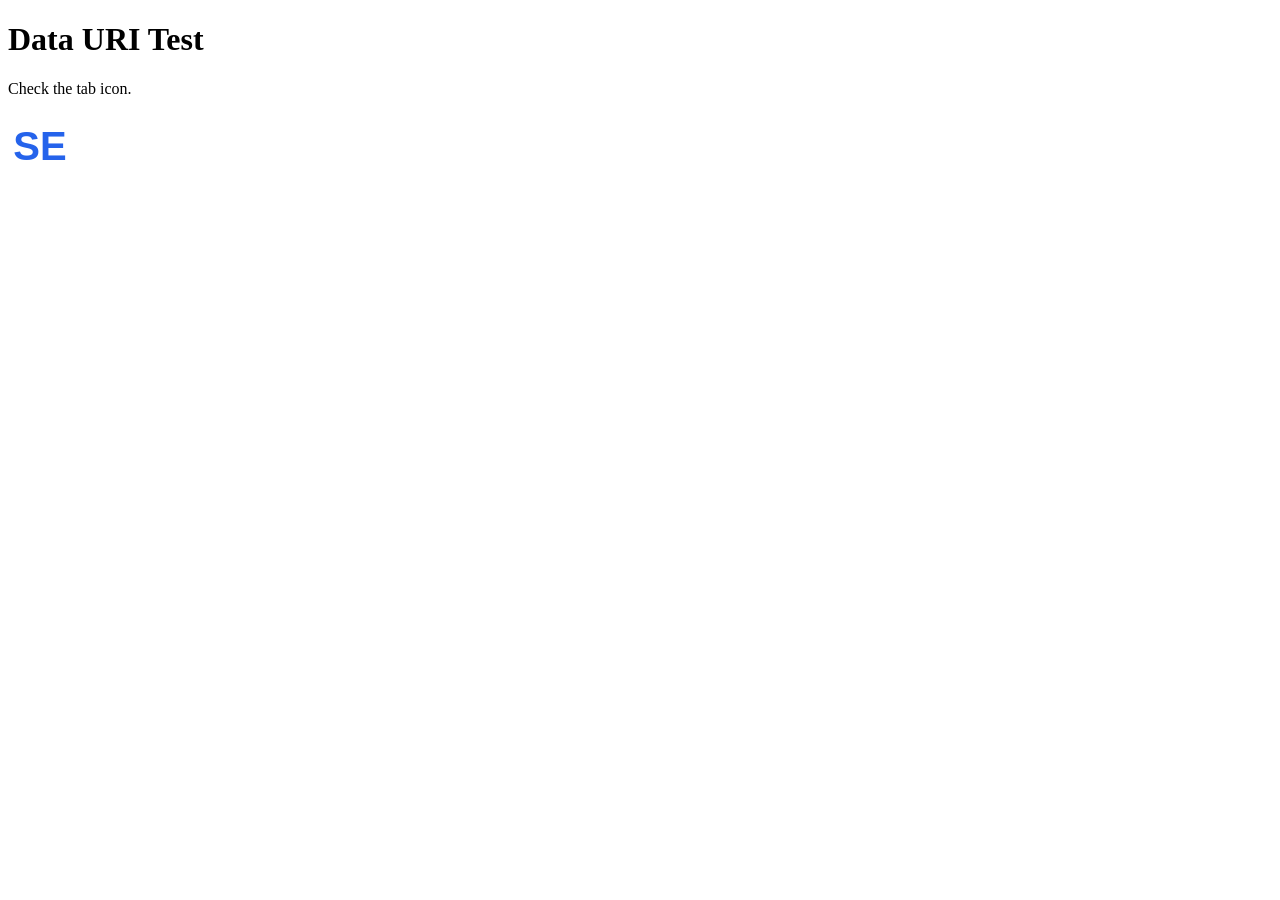
<file: debug-data-uri.html>
<!DOCTYPE html>
<html lang="en">
<head>
    <meta charset="UTF-8">
    <title>Debug Data URI</title>
    <link rel="icon" href="data:image/svg+xml,<svg xmlns=%22http://www.w3.org/2000/svg%22 viewBox=%220 0 64 64%22><text x=%2250%%22 y=%2255%%22 dominant-baseline=%22middle%22 text-anchor=%22middle%22 font-family=%22Arial, sans-serif%22 font-weight=%22bold%22 font-size=%2240%22 fill=%22%232563eb%22>SE</text></svg>">
</head>
<body>
    <h1>Data URI Test</h1>
    <p>Check the tab icon.</p>
    <img src="data:image/svg+xml,<svg xmlns=%22http://www.w3.org/2000/svg%22 viewBox=%220 0 64 64%22><text x=%2250%%22 y=%2255%%22 dominant-baseline=%22middle%22 text-anchor=%22middle%22 font-family=%22Arial, sans-serif%22 font-weight=%22bold%22 font-size=%2240%22 fill=%22%232563eb%22>SE</text></svg>" width="64" height="64">
</body>
</html>
</file>
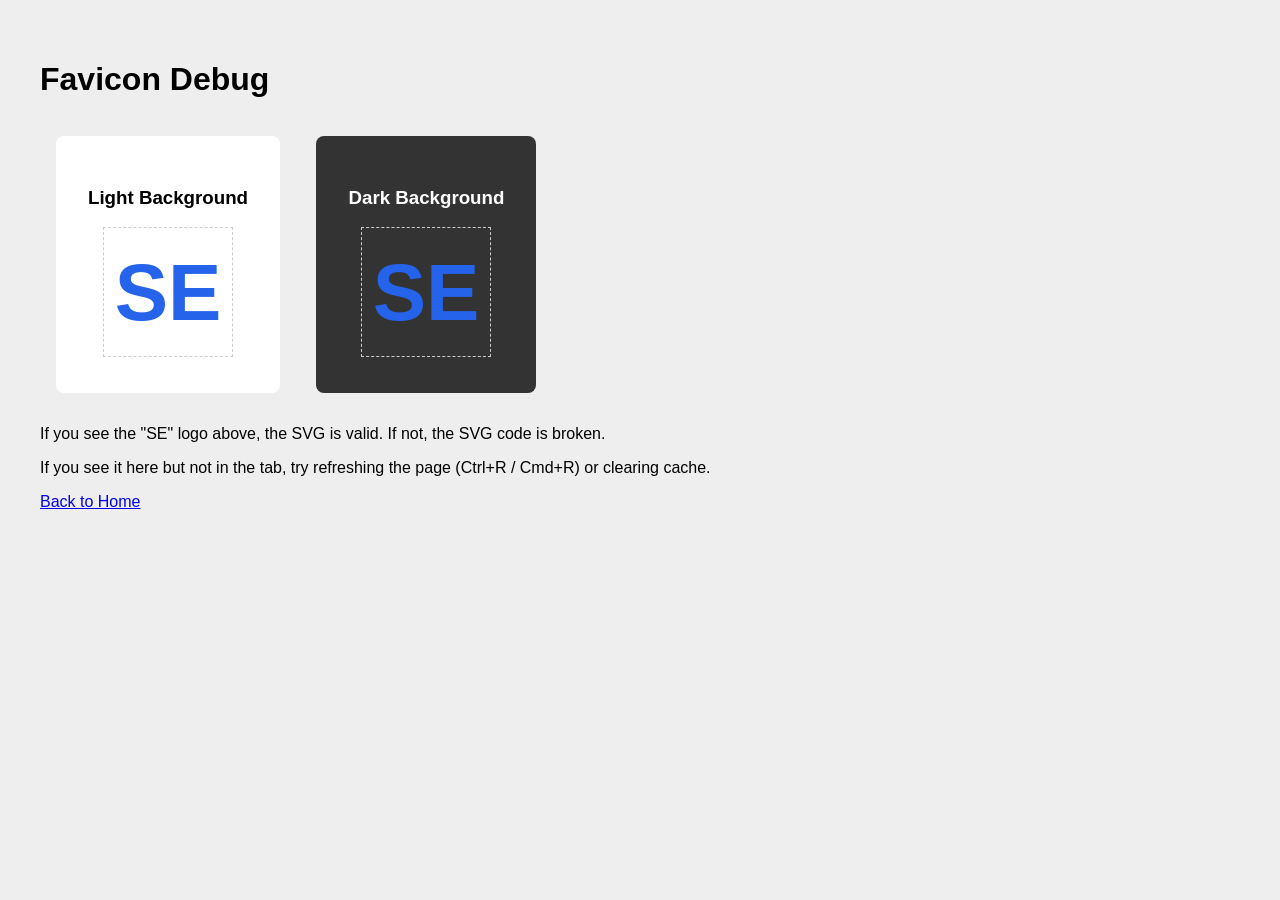
<file: debug-favicon.html>
<!DOCTYPE html>
<html lang="en">
<head>
    <meta charset="UTF-8">
    <meta name="viewport" content="width=device-width, initial-scale=1.0">
    <title>Favicon Debug</title>
    <link rel="icon" type="image/svg+xml" href="favicon.svg">
    <style>
        body { font-family: sans-serif; padding: 2rem; background: #eee; }
        .icon-box {
            background: white;
            padding: 2rem;
            border-radius: 8px;
            display: inline-block;
            text-align: center;
            margin: 1rem;
        }
        img { width: 128px; height: 128px; border: 1px dashed #ccc; }
        .dark { background: #333; color: white; }
        .dark .icon-box { background: #222; }
    </style>
</head>
<body>
    <h1>Favicon Debug</h1>
    
    <div class="icon-box">
        <h3>Light Background</h3>
        <img src="favicon.svg" alt="Favicon">
    </div>

    <div class="icon-box dark">
        <h3>Dark Background</h3>
        <img src="favicon.svg" alt="Favicon">
    </div>

    <p>If you see the "SE" logo above, the SVG is valid. If not, the SVG code is broken.</p>
    <p>If you see it here but not in the tab, try refreshing the page (Ctrl+R / Cmd+R) or clearing cache.</p>
    <p><a href="index.html">Back to Home</a></p>
</body>
</html>
</file>
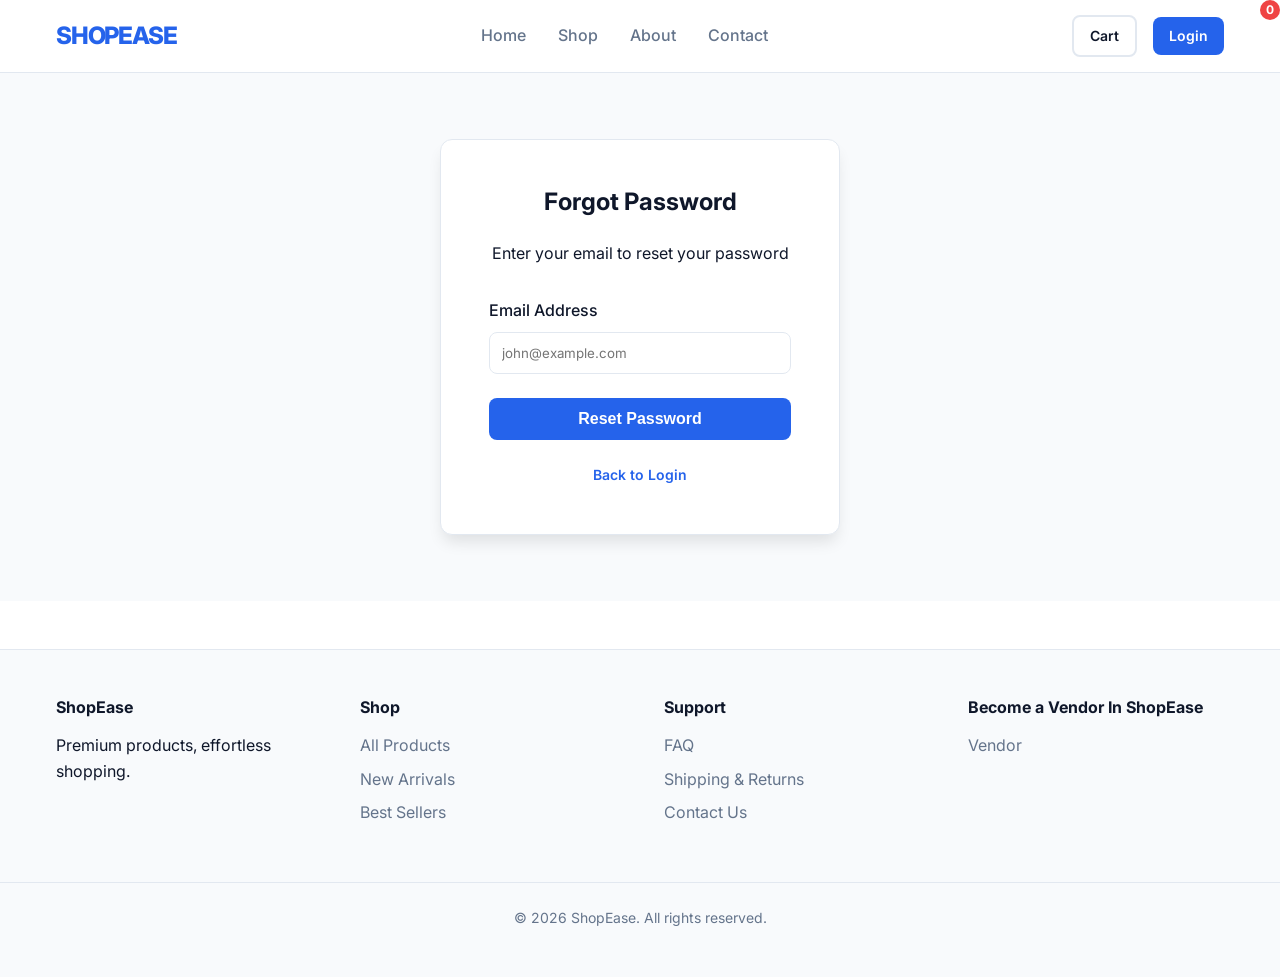
<file: forgot-password.html>
<!DOCTYPE html>
<html lang="en">
<head>
    <meta charset="UTF-8">
    <meta name="viewport" content="width=device-width, initial-scale=1.0">
    <link rel="stylesheet" href="index.css">
    <title>Forgot Password - ShopEase</title>
    <link rel="icon" type="image/svg+xml" href="data:image/svg+xml,%3Csvg xmlns='http://www.w3.org/2000/svg' viewBox='0 0 64 64'%3E%3Ctext x='50%25' y='55%25' dominant-baseline='middle' text-anchor='middle' font-family='Arial, sans-serif' font-weight='bold' font-size='40' fill='%232563eb'%3ESE%3C/text%3E%3C/svg%3E">
</head>
<body>
    <!-- Navigation -->
    <nav class="navbar">
        <div class="container nav-content">
            <a href="index.html" class="logo">ShopEase</a>
            <ul class="nav-links">
                <li><a href="index.html" class="nav-link">Home</a></li>
                <li><a href="products.html" class="nav-link">Shop</a></li>
                <li><a href="#" class="nav-link">About</a></li>
                <li><a href="#" class="nav-link">Contact</a></li>
            </ul>
            <div class="nav-actions">
                <a href="cart.html" class="btn btn-outline btn-sm">
                    Cart <span class="cart-count">0</span>
                </a>
                <a href="login.html" class="btn btn-primary btn-sm">Login</a>
            </div>
        </div>
    </nav>

    <!-- Forgot Password Section -->
    <div class="auth-container">
        <div class="auth-card fade-in-up">
            <h2 class="text-center" style="margin-bottom: var(--spacing-md);">Forgot Password</h2>
            <p class="text-center text-muted" style="margin-bottom: var(--spacing-lg);">Enter your email to reset your password</p>
            
            <form action="#">
                <div class="form-group">
                    <label for="email" class="form-label">Email Address</label>
                    <input type="email" id="email" class="form-input" placeholder="john@example.com" required>
                </div>

                <button type="submit" class="btn btn-primary" style="width: 100%;">Reset Password</button>
            </form>

            <div class="text-center" style="margin-top: var(--spacing-md);">
                <p class="text-sm text-muted"><a href="login.html" style="color: var(--primary); font-weight: 600;">Back to Login</a></p>
            </div>
        </div>
    </div>

    <!-- Footer -->
    <footer class="footer">
        <div class="container footer-content">
            <div class="footer-col">
                <h3>ShopEase</h3>
                <p>Premium products, effortless shopping.</p>
            </div>
            <div class="footer-col">
                <h3>Shop</h3>
                <ul>
                    <li><a href="products.html">All Products</a></li>
                    <li><a href="#">New Arrivals</a></li>
                    <li><a href="#">Best Sellers</a></li>
                </ul>
            </div>
            <div class="footer-col">
                <h3>Support</h3>
                <ul>
                    <li><a href="#">FAQ</a></li>
                    <li><a href="#">Shipping & Returns</a></li>
                    <li><a href="#">Contact Us</a></li>
                </ul>
            </div>
            <div class="footer-col">
                <h3>Become a Vendor In ShopEase</h3>
                <ul>
                    <li><a href="vendor-register.html">Vendor</a></li>
                </ul>
            </div>
        </div>
        <div class="footer-bottom">
            <p>&copy; 2026 ShopEase. All rights reserved.</p>
        </div>
    </footer>
</body>
</html>
</file>
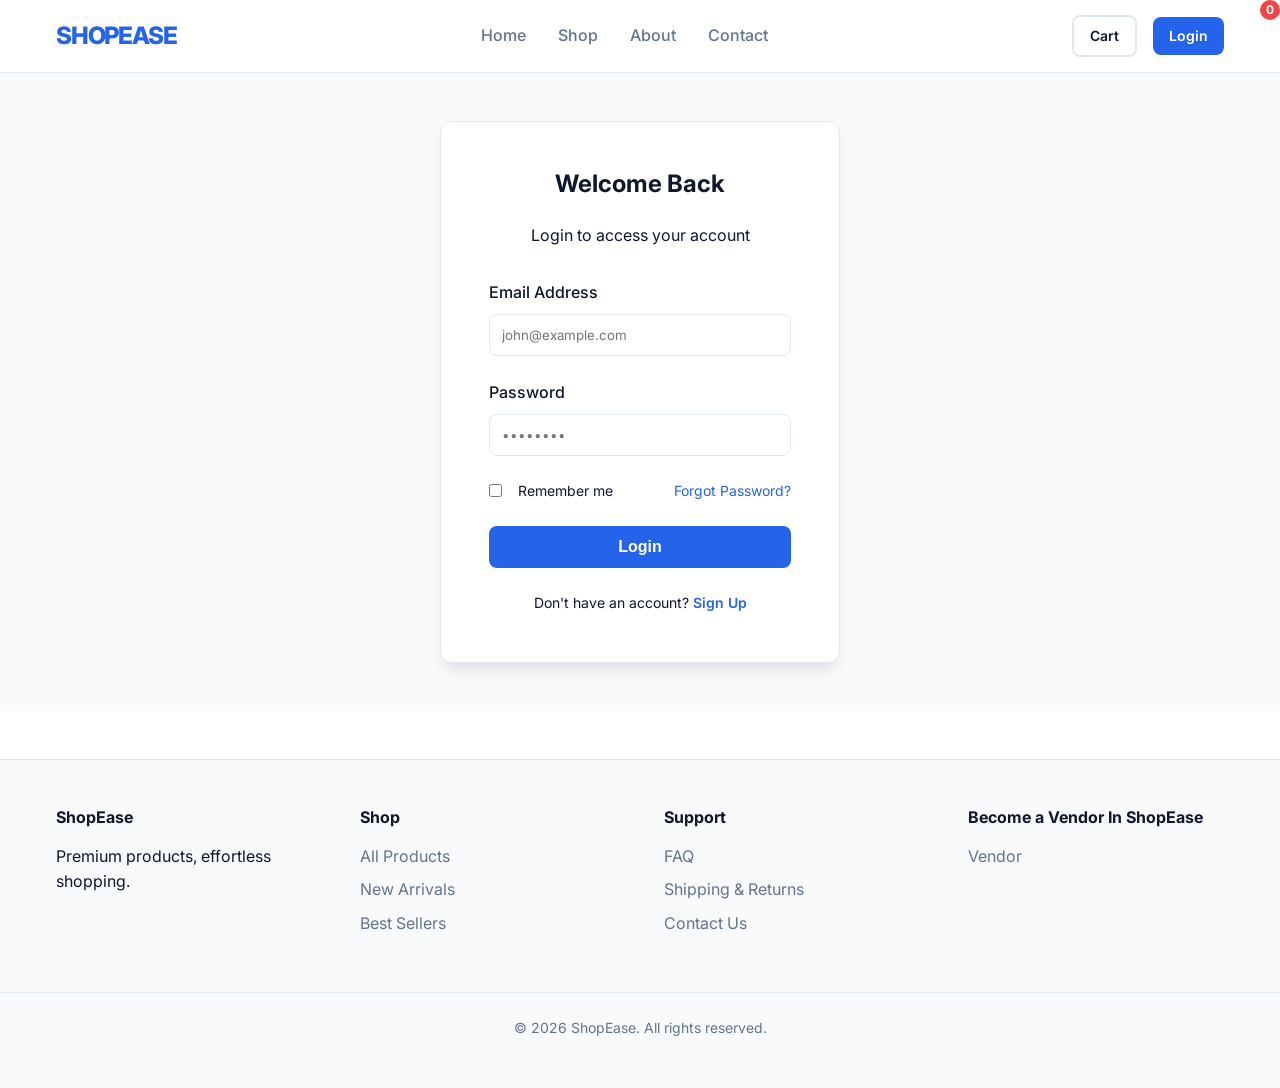
<file: login.html>
<!DOCTYPE html>
<html lang="en">
<head>
    <meta charset="UTF-8">
    <meta name="viewport" content="width=device-width, initial-scale=1.0">
    <link rel="stylesheet" href="index.css">
    <title>Login - ShopEase</title>
    <link rel="icon" type="image/svg+xml" href="data:image/svg+xml,%3Csvg xmlns='http://www.w3.org/2000/svg' viewBox='0 0 64 64'%3E%3Ctext x='50%25' y='55%25' dominant-baseline='middle' text-anchor='middle' font-family='Arial, sans-serif' font-weight='bold' font-size='40' fill='%232563eb'%3ESE%3C/text%3E%3C/svg%3E">
</head>
<body>
    <!-- Navigation -->
    <nav class="navbar">
        <div class="container nav-content">
            <a href="index.html" class="logo">ShopEase</a>
            <ul class="nav-links">
                <li><a href="index.html" class="nav-link">Home</a></li>
                <li><a href="products.html" class="nav-link">Shop</a></li>
                <li><a href="#" class="nav-link">About</a></li>
                <li><a href="#" class="nav-link">Contact</a></li>
            </ul>
            <div class="nav-actions">
                <a href="cart.html" class="btn btn-outline btn-sm">
                    Cart <span class="cart-count">0</span>
                </a>
                <a href="login.html" class="btn btn-primary btn-sm">Login</a>
            </div>
        </div>
    </nav>

    <!-- Login Section -->
    <div class="auth-container">
        <div class="auth-card fade-in-up">
            <h2 class="text-center" style="margin-bottom: var(--spacing-md);">Welcome Back</h2>
            <p class="text-center text-muted" style="margin-bottom: var(--spacing-lg);">Login to access your account</p>
            
            <form action="#">
                <div class="form-group">
                    <label for="email" class="form-label">Email Address</label>
                    <input type="email" id="email" class="form-input" placeholder="john@example.com" required>
                </div>
                
                <div class="form-group">
                    <label for="password" class="form-label">Password</label>
                    <input type="password" id="password" class="form-input" placeholder="••••••••" required>
                </div>

                <div class="flex justify-between items-center" style="margin-bottom: var(--spacing-md);">
                    <label class="flex items-center gap-sm text-sm" style="cursor: pointer;">
                        <input type="checkbox"> Remember me
                    </label>
                    <a href="forgot-password.html" class="text-sm" style="color: var(--primary);">Forgot Password?</a>
                </div>

                <button type="submit" class="btn btn-primary" style="width: 100%;">Login</button>
            </form>

            <div class="text-center" style="margin-top: var(--spacing-md);">
                <p class="text-sm text-muted">Don't have an account? <a href="signup.html" style="color: var(--primary); font-weight: 600;">Sign Up</a></p>
            </div>
        </div>
    </div>

    <!-- Footer -->
    <footer class="footer">
        <div class="container footer-content">
            <div class="footer-col">
                <h3>ShopEase</h3>
                <p>Premium products, effortless shopping.</p>
            </div>
            <div class="footer-col">
                <h3>Shop</h3>
                <ul>
                    <li><a href="products.html">All Products</a></li>
                    <li><a href="#">New Arrivals</a></li>
                    <li><a href="#">Best Sellers</a></li>
                </ul>
            </div>
            <div class="footer-col">
                <h3>Support</h3>
                <ul>
                    <li><a href="#">FAQ</a></li>
                    <li><a href="#">Shipping & Returns</a></li>
                    <li><a href="#">Contact Us</a></li>
                </ul>
            </div>
            <div class="footer-col">
                <h3>Become a Vendor In ShopEase</h3>
                <ul>
                    <li><a href="vendor-register.html">Vendor</a></li>
                </ul>
            </div>
        </div>
        <div class="footer-bottom">
            <p>&copy; 2026 ShopEase. All rights reserved.</p>
        </div>
    </footer>
</body>
</html>
</file>
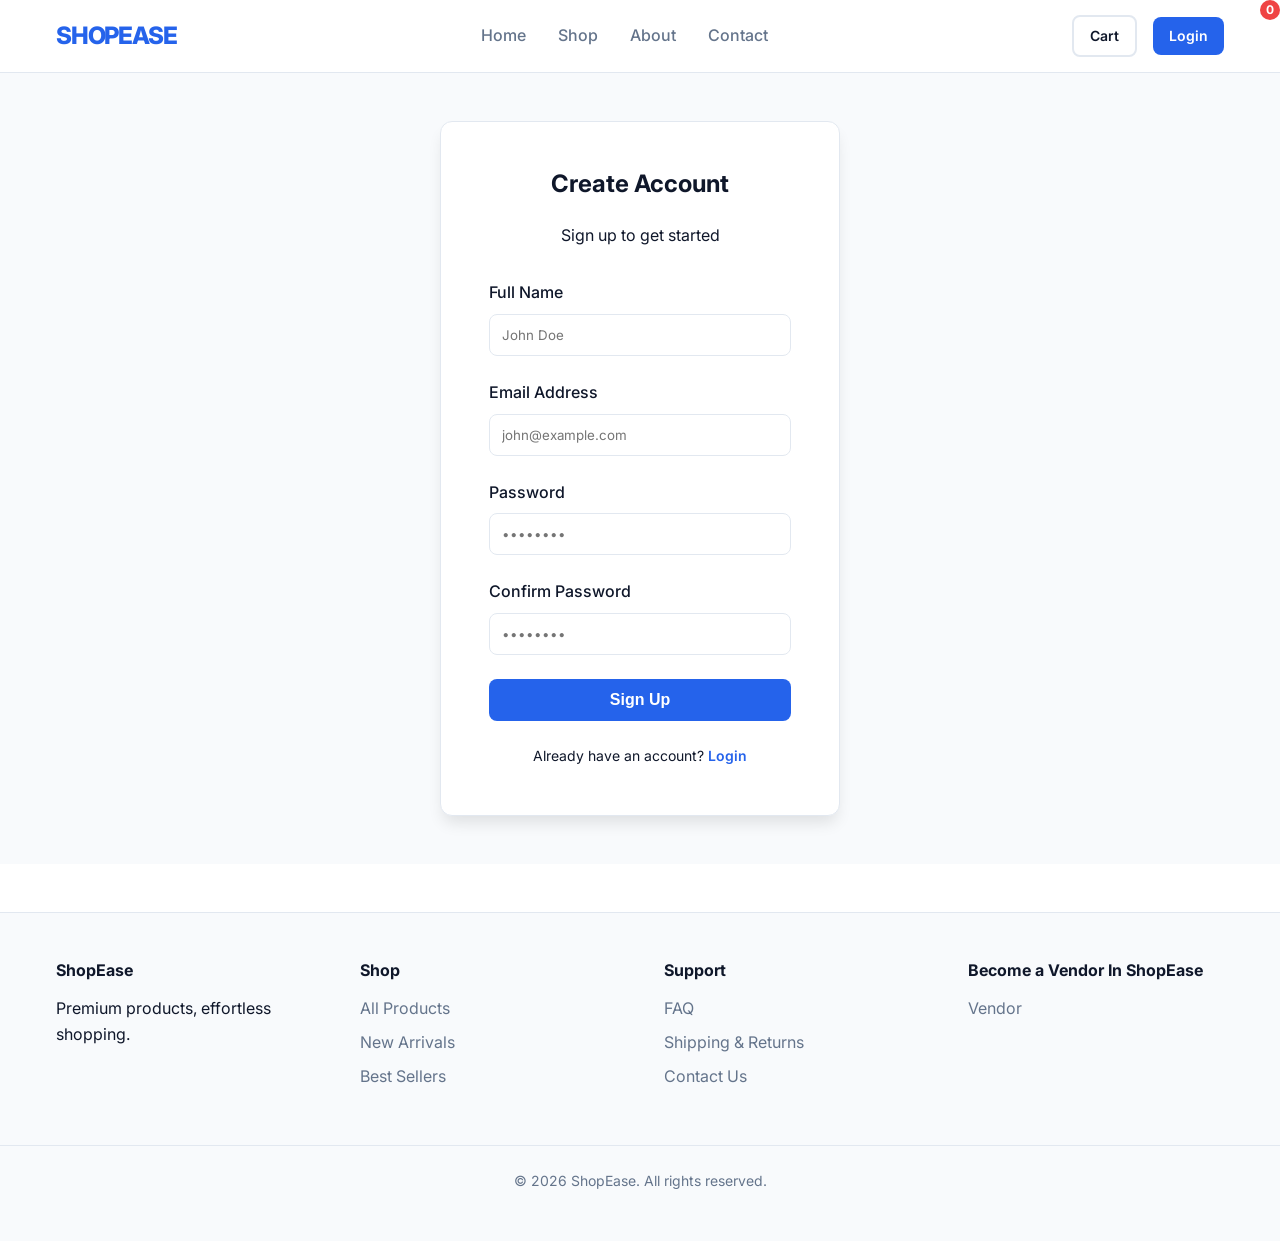
<file: signup.html>
<!DOCTYPE html>
<html lang="en">
<head>
    <meta charset="UTF-8">
    <meta name="viewport" content="width=device-width, initial-scale=1.0">
    <link rel="stylesheet" href="index.css">
    <title>Sign Up - ShopEase</title>
    <link rel="icon" type="image/svg+xml" href="data:image/svg+xml,%3Csvg xmlns='http://www.w3.org/2000/svg' viewBox='0 0 64 64'%3E%3Ctext x='50%25' y='55%25' dominant-baseline='middle' text-anchor='middle' font-family='Arial, sans-serif' font-weight='bold' font-size='40' fill='%232563eb'%3ESE%3C/text%3E%3C/svg%3E">
</head>
<body>
    <!-- Navigation -->
    <nav class="navbar">
        <div class="container nav-content">
            <a href="index.html" class="logo">ShopEase</a>
            <ul class="nav-links">
                <li><a href="index.html" class="nav-link">Home</a></li>
                <li><a href="products.html" class="nav-link">Shop</a></li>
                <li><a href="#" class="nav-link">About</a></li>
                <li><a href="#" class="nav-link">Contact</a></li>
            </ul>
            <div class="nav-actions">
                <a href="cart.html" class="btn btn-outline btn-sm">
                    Cart <span class="cart-count">0</span>
                </a>
                <a href="login.html" class="btn btn-primary btn-sm">Login</a>
            </div>
        </div>
    </nav>

    <!-- Sign Up Section -->
    <div class="auth-container">
        <div class="auth-card fade-in-up">
            <h2 class="text-center" style="margin-bottom: var(--spacing-md);">Create Account</h2>
            <p class="text-center text-muted" style="margin-bottom: var(--spacing-lg);">Sign up to get started</p>
            
            <form action="#">
                <div class="form-group">
                    <label for="name" class="form-label">Full Name</label>
                    <input type="text" id="name" class="form-input" placeholder="John Doe" required>
                </div>

                <div class="form-group">
                    <label for="email" class="form-label">Email Address</label>
                    <input type="email" id="email" class="form-input" placeholder="john@example.com" required>
                </div>
                
                <div class="form-group">
                    <label for="password" class="form-label">Password</label>
                    <input type="password" id="password" class="form-input" placeholder="••••••••" required>
                </div>

                <div class="form-group">
                    <label for="confirm-password" class="form-label">Confirm Password</label>
                    <input type="password" id="confirm-password" class="form-input" placeholder="••••••••" required>
                </div>

                <button type="submit" class="btn btn-primary" style="width: 100%;">Sign Up</button>
            </form>

            <div class="text-center" style="margin-top: var(--spacing-md);">
                <p class="text-sm text-muted">Already have an account? <a href="login.html" style="color: var(--primary); font-weight: 600;">Login</a></p>
            </div>
        </div>
    </div>

    <!-- Footer -->
    <footer class="footer">
        <div class="container footer-content">
            <div class="footer-col">
                <h3>ShopEase</h3>
                <p>Premium products, effortless shopping.</p>
            </div>
            <div class="footer-col">
                <h3>Shop</h3>
                <ul>
                    <li><a href="products.html">All Products</a></li>
                    <li><a href="#">New Arrivals</a></li>
                    <li><a href="#">Best Sellers</a></li>
                </ul>
            </div>
            <div class="footer-col">
                <h3>Support</h3>
                <ul>
                    <li><a href="#">FAQ</a></li>
                    <li><a href="#">Shipping & Returns</a></li>
                    <li><a href="#">Contact Us</a></li>
                </ul>
            </div>
            <div class="footer-col">
                <h3>Become a Vendor In ShopEase</h3>
                <ul>
                    <li><a href="vendor-register.html">Vendor</a></li>
                </ul>
            </div>
        </div>
        <div class="footer-bottom">
            <p>&copy; 2026 ShopEase. All rights reserved.</p>
        </div>
    </footer>
</body>
</html>
</file>
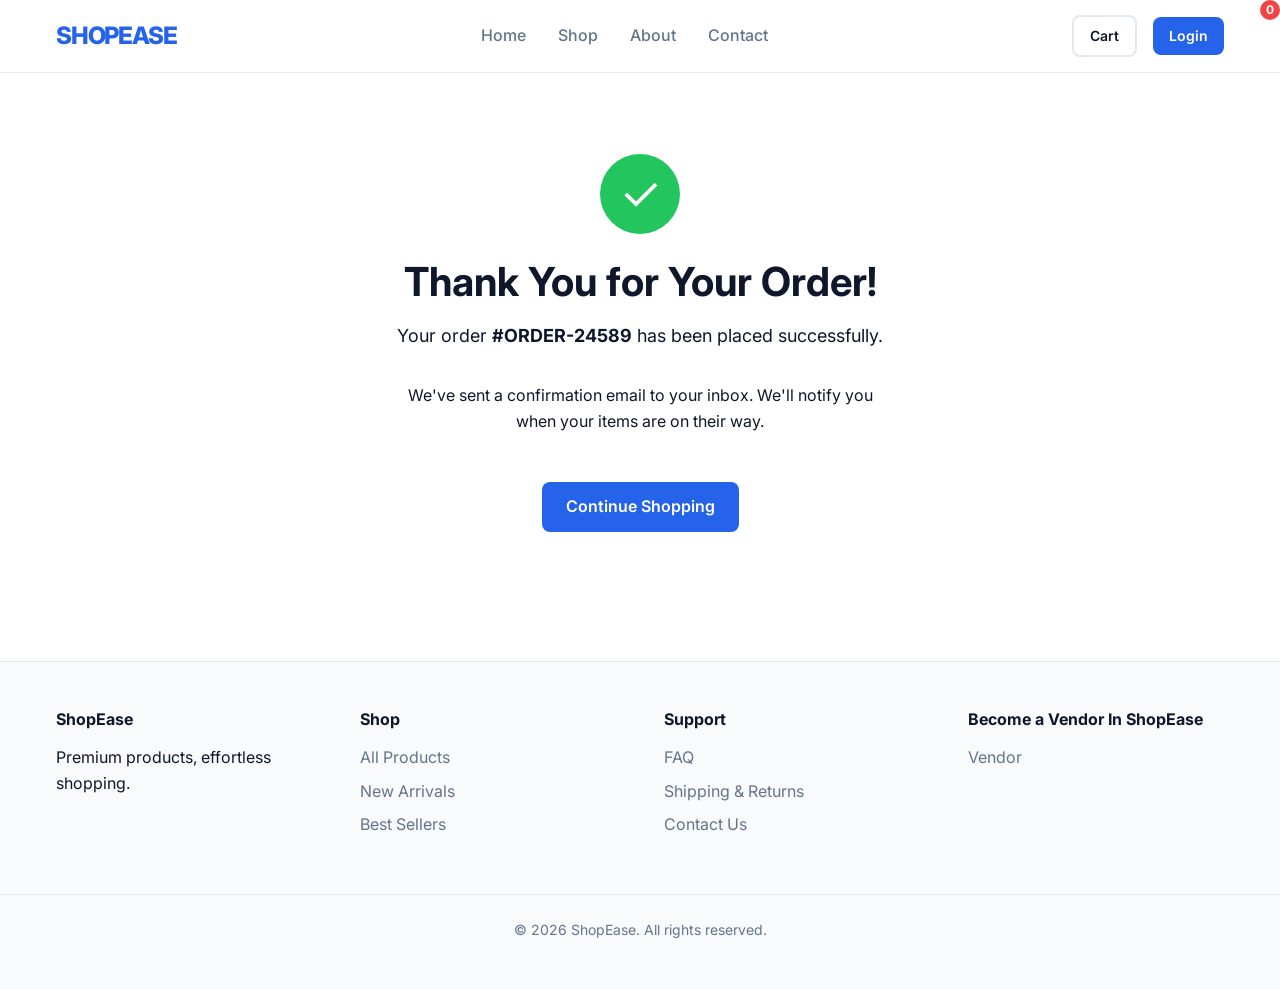
<file: thank-you.html>
<!DOCTYPE html>
<html lang="en">
<head>
    <meta charset="UTF-8">
    <meta name="viewport" content="width=device-width, initial-scale=1.0">
    <link rel="stylesheet" href="index.css">
    <title>Order Confirmed - ShopEase</title>
    <link rel="icon" type="image/svg+xml" href="data:image/svg+xml,%3Csvg xmlns='http://www.w3.org/2000/svg' viewBox='0 0 64 64'%3E%3Ctext x='50%25' y='55%25' dominant-baseline='middle' text-anchor='middle' font-family='Arial, sans-serif' font-weight='bold' font-size='40' fill='%232563eb'%3ESE%3C/text%3E%3C/svg%3E">
</head>
<body>
    <!-- Navigation -->
    <nav class="navbar">
        <div class="container nav-content">
            <a href="index.html" class="logo">ShopEase</a>
            <ul class="nav-links">
                <li><a href="index.html" class="nav-link">Home</a></li>
                <li><a href="products.html" class="nav-link">Shop</a></li>
                <li><a href="#" class="nav-link">About</a></li>
                <li><a href="#" class="nav-link">Contact</a></li>
            </ul>
            <div class="nav-actions">
                <a href="cart.html" class="btn btn-outline btn-sm">
                    Cart <span class="cart-count">0</span>
                </a>
                <a href="#" class="btn btn-primary btn-sm">Login</a>
            </div>
        </div>
    </nav>

    <!-- Content -->
    <section style="padding: 4rem 0; text-align: center; min-height: 60vh; display: flex; align-items: center;">
        <div class="container">
            <div style="background-color: var(--success); color: white; width: 80px; height: 80px; border-radius: 50%; display: flex; align-items: center; justify-content: center; font-size: 3rem; margin: 0 auto var(--spacing-md);">✓</div>
            <h1 style="font-size: 2.5rem; margin-bottom: var(--spacing-sm);">Thank You for Your Order!</h1>
            <p class="text-muted" style="font-size: 1.125rem; margin-bottom: var(--spacing-lg);">Your order <strong>#ORDER-24589</strong> has been placed successfully.</p>
            <p class="text-muted" style="max-width: 500px; margin: 0 auto var(--spacing-xl);">We've sent a confirmation email to your inbox. We'll notify you when your items are on their way.</p>
            
            <a href="index.html" class="btn btn-primary">Continue Shopping</a>
        </div>
    </section>

    <!-- Footer -->
    <footer class="footer">
        <div class="container footer-content">
            <div class="footer-col">
                <h3>ShopEase</h3>
                <p>Premium products, effortless shopping.</p>
            </div>
            <div class="footer-col">
                <h3>Shop</h3>
                <ul>
                    <li><a href="products.html">All Products</a></li>
                    <li><a href="#">New Arrivals</a></li>
                    <li><a href="#">Best Sellers</a></li>
                </ul>
            </div>
            <div class="footer-col">
                <h3>Support</h3>
                <ul>
                    <li><a href="#">FAQ</a></li>
                    <li><a href="#">Shipping & Returns</a></li>
                    <li><a href="#">Contact Us</a></li>
                </ul>
            </div>
            <div class="footer-col">
                <h3>Become a Vendor In ShopEase</h3>
                <ul>
                    <li><a href="vendor-register.html">Vendor</a></li>
                </ul>
            </div>
        </div>
        <div class="footer-bottom">
            <p>&copy; 2026 ShopEase. All rights reserved.</p>
        </div>
    </footer>
</body>
</html>
</file>
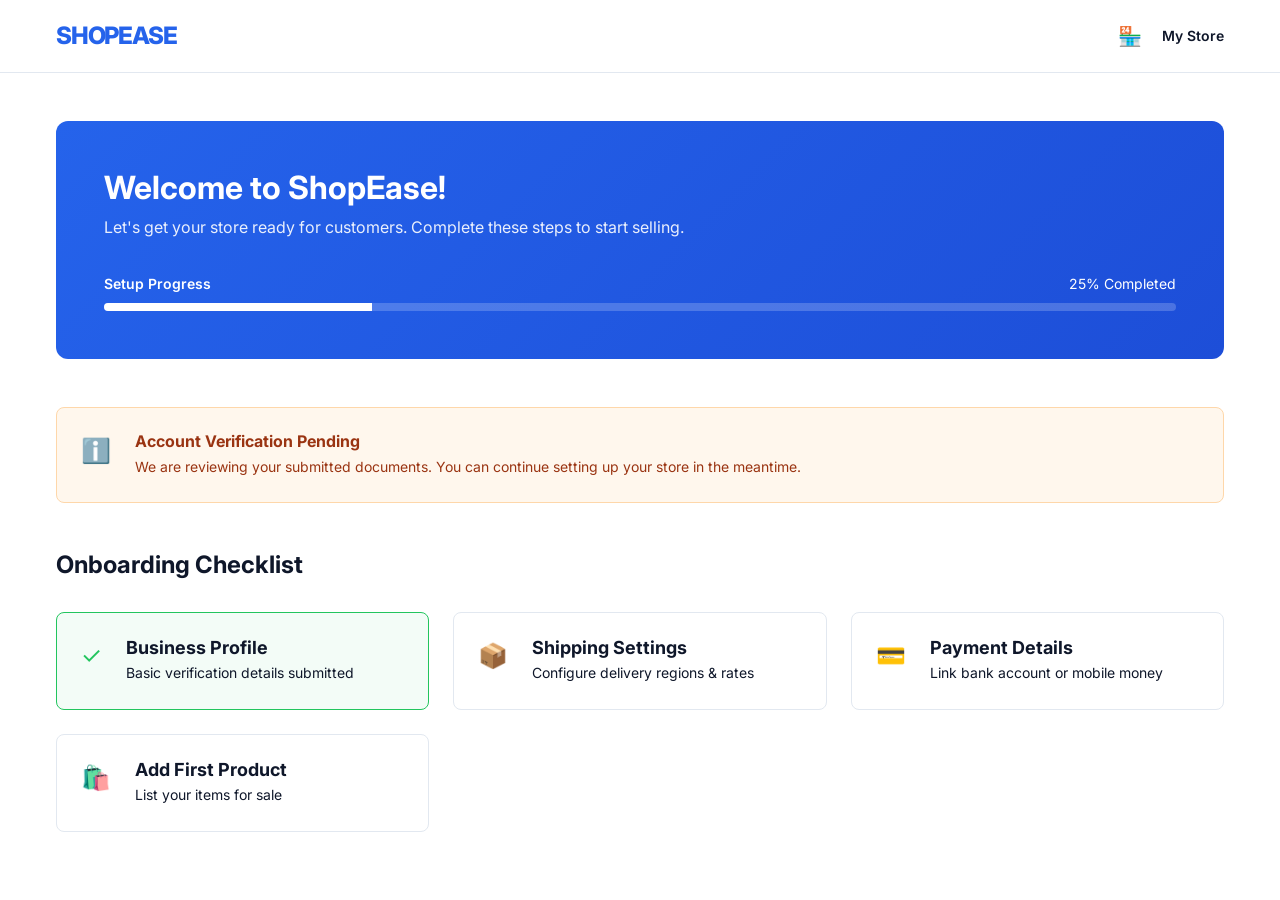
<file: vendor-onboarding.html>
<!DOCTYPE html>
<html lang="en">
<head>
    <meta charset="UTF-8">
    <meta name="viewport" content="width=device-width, initial-scale=1.0">
    <title>Vendor Access - ShopEase</title>
    <link rel="stylesheet" href="index.css">
    <link href="https://fonts.googleapis.com/css2?family=Inter:wght@400;500;600;700&display=swap" rel="stylesheet">
    <link rel="icon" type="image/svg+xml" href="data:image/svg+xml,%3Csvg xmlns='http://www.w3.org/2000/svg' viewBox='0 0 64 64'%3E%3Ctext x='50%25' y='55%25' dominant-baseline='middle' text-anchor='middle' font-family='Arial, sans-serif' font-weight='bold' font-size='40' fill='%232563eb'%3ESE%3C/text%3E%3C/svg%3E">
</head>
<body>
    <nav class="navbar">
        <div class="container nav-content">
            <a href="index.html" class="logo">ShopEase</a>
            <div class="nav-links">
                <div class="flex items-center gap-sm">
                    <div style="width: 32px; height: 32px; background: var(--bg-surface); border-radius: 50%; display: flex; align-items: center; justify-content: center;">
                        <span style="font-size: 1.2rem;">🏪</span>
                    </div>
                    <span class="text-sm" style="font-weight: 600;">My Store</span>
                </div>
            </div>
        </div>
    </nav>

    <div class="container" style="padding: var(--spacing-xl) var(--spacing-sm);">
        <!-- Welcome Banner -->
        <div style="background: linear-gradient(135deg, var(--primary) 0%, var(--primary-dark) 100%); color: white; padding: var(--spacing-xl); border-radius: var(--radius-lg); margin-bottom: var(--spacing-xl);">
            <h1 style="color: white; margin-bottom: var(--spacing-xs);">Welcome to ShopEase!</h1>
            <p style="opacity: 0.9; margin-bottom: var(--spacing-lg);">Let's get your store ready for customers. Complete these steps to start selling.</p>
            
            <div class="flex justify-between items-center" style="margin-bottom: var(--spacing-xs);">
                <span class="text-sm" style="font-weight: 600;">Setup Progress</span>
                <span class="text-sm" id="progress-text">0% Completed</span>
            </div>
            <div class="progress-bar-bg" style="background: rgba(255,255,255,0.2); height: 8px; border-radius: var(--radius-full); overflow: hidden;">
                <div class="progress-bar" id="main-progress" style="width: 0%; background: white;"></div>
            </div>
        </div>

        <!-- Alert Banner -->
        <div style="background: #fff7ed; border: 1px solid #fed7aa; padding: var(--spacing-md); border-radius: var(--radius-md); margin-bottom: var(--spacing-xl); display: flex; gap: var(--spacing-md); align-items: flex-start;">
            <span style="font-size: 1.5rem;">ℹ️</span>
            <div>
                <h3 style="color: #9a3412; font-size: 1rem; margin-bottom: 0.25rem;">Account Verification Pending</h3>
                <p class="text-sm" style="color: #9a3412;">We are reviewing your submitted documents. You can continue setting up your store in the meantime.</p>
            </div>
        </div>

        <h2 class="section-title" style="text-align: left; font-size: 1.5rem;">Onboarding Checklist</h2>
        
        <div class="checklist-grid">
            <!-- Step 1 -->
            <div class="checklist-card completed" onclick="openModal('profile')">
                <div class="checklist-icon">✓</div>
                <div>
                    <h3 style="font-size: 1.125rem; margin-bottom: 0.25rem;">Business Profile</h3>
                    <p class="text-sm text-muted">Basic verification details submitted</p>
                </div>
            </div>

            <!-- Step 2 -->
            <div class="checklist-card" id="card-shipping" onclick="openModal('shipping')">
                <div class="checklist-icon">📦</div>
                <div>
                    <h3 style="font-size: 1.125rem; margin-bottom: 0.25rem;">Shipping Settings</h3>
                    <p class="text-sm text-muted">Configure delivery regions & rates</p>
                </div>
            </div>

            <!-- Step 3 -->
            <div class="checklist-card" id="card-payment" onclick="openModal('payment')">
                <div class="checklist-icon">💳</div>
                <div>
                    <h3 style="font-size: 1.125rem; margin-bottom: 0.25rem;">Payment Details</h3>
                    <p class="text-sm text-muted">Link bank account or mobile money</p>
                </div>
            </div>
             <!-- Step 4 -->
            <div class="checklist-card" id="card-products" onclick="alert('Please complete shipping and payment setup first.')">
                <div class="checklist-icon">🛍️</div>
                <div>
                    <h3 style="font-size: 1.125rem; margin-bottom: 0.25rem;">Add First Product</h3>
                    <p class="text-sm text-muted">List your items for sale</p>
                </div>
            </div>
        </div>
    </div>

    <!-- Modals (Simplified as fixed overlays) -->
    <div id="modal-shipping" class="modal-overlay" style="display: none; position: fixed; inset: 0; background: rgba(0,0,0,0.5); z-index: 1000; align-items: center; justify-content: center;">
        <div class="modal-content" style="background: white; padding: 2rem; border-radius: var(--radius-lg); width: 90%; max-width: 500px;">
            <h3>Configure Shipping</h3>
            <p class="text-sm text-muted" style="margin-bottom: 1.5rem;">Select your preferred shipping partners</p>
            
            <form onsubmit="completeStep(event, 'shipping')">
                <div class="form-group">
                    <label class="form-label">
                        <input type="checkbox" checked> Standard Delivery (ShopEase Logistics)
                    </label>
                </div>
                <div class="form-group">
                    <label class="form-label">
                        <input type="checkbox"> Self-Fulfillment
                    </label>
                </div>
                <div class="flex gap-sm justify-between">
                    <button type="button" class="btn btn-outline" onclick="closeModal('shipping')">Cancel</button>
                    <button type="submit" class="btn btn-primary">Save Settings</button>
                </div>
            </form>
        </div>
    </div>

    <div id="modal-payment" class="modal-overlay" style="display: none; position: fixed; inset: 0; background: rgba(0,0,0,0.5); z-index: 1000; align-items: center; justify-content: center;">
        <div class="modal-content" style="background: white; padding: 2rem; border-radius: var(--radius-lg); width: 90%; max-width: 500px;">
            <h3>Payment Setup</h3>
            <p class="text-sm text-muted" style="margin-bottom: 1.5rem;">Where should we send your payouts?</p>
            
            <form onsubmit="completeStep(event, 'payment')">
                <div class="form-group">
                    <label class="form-label">Bank Name</label>
                    <select class="form-input">
                        <option>Select Bank...</option>
                        <option>Equity Bank</option>
                        <option>KCB Application</option>
                        <option>Co-operative Bank</option>
                    </select>
                </div>
                 <div class="form-group">
                    <label class="form-label">Account Number</label>
                    <input type="text" class="form-input" placeholder="0000 0000 0000">
                </div>
                 <div class="form-group">
                    <label class="form-label">M-Pesa Number (Optional)</label>
                    <input type="text" class="form-input" placeholder="07...">
                </div>

                <div class="flex gap-sm justify-between">
                    <button type="button" class="btn btn-outline" onclick="closeModal('payment')">Cancel</button>
                    <button type="submit" class="btn btn-primary">Save Details</button>
                </div>
            </form>
        </div>
    </div>

    <script>
        // Check local storage for initial state
        document.addEventListener('DOMContentLoaded', () => {
           updateProgress();
        });

        function openModal(id) {
            if (id === 'profile') return; // Read only
            const modal = document.getElementById(`modal-${id}`);
            if(modal) {
                modal.style.display = 'flex';
            }
        }

        function closeModal(id) {
            document.getElementById(`modal-${id}`).style.display = 'none';
        }

        function completeStep(e, id) {
            e.preventDefault();
            localStorage.setItem(`vendor_step_${id}`, 'true');
            
            const card = document.getElementById(`card-${id}`);
            card.classList.add('completed');
            card.querySelector('.checklist-icon').textContent = '✓';
            
            closeModal(id);
            updateProgress();
        }

        function updateProgress() {
            let completed = 1; // Profile starts completed
            if (localStorage.getItem('vendor_step_shipping')) completed++;
            if (localStorage.getItem('vendor_step_payment')) completed++;
            
            // Check DOM classes for persistence
            if(localStorage.getItem('vendor_step_shipping')) {
                 const card = document.getElementById('card-shipping');
                 card.classList.add('completed');
                 card.querySelector('.checklist-icon').textContent = '✓';
            }
             if(localStorage.getItem('vendor_step_payment')) {
                 const card = document.getElementById('card-payment');
                 card.classList.add('completed');
                 card.querySelector('.checklist-icon').textContent = '✓';
            }

            const total = 4; // Including product
            const percent = (completed / total) * 100;
            
            document.getElementById('main-progress').style.width = `${percent}%`;
            document.getElementById('progress-text').innerText = `${Math.round(percent)}% Completed`;

            if (completed >= 3) {
                 const card = document.getElementById('card-products');
                 card.onclick = function() { window.location.href = 'products.html?vendor=true'; };
                 card.querySelector('.text-muted').textContent = 'Ready to add products!';
            }
        }
    </script>
</body>
</html>
</file>
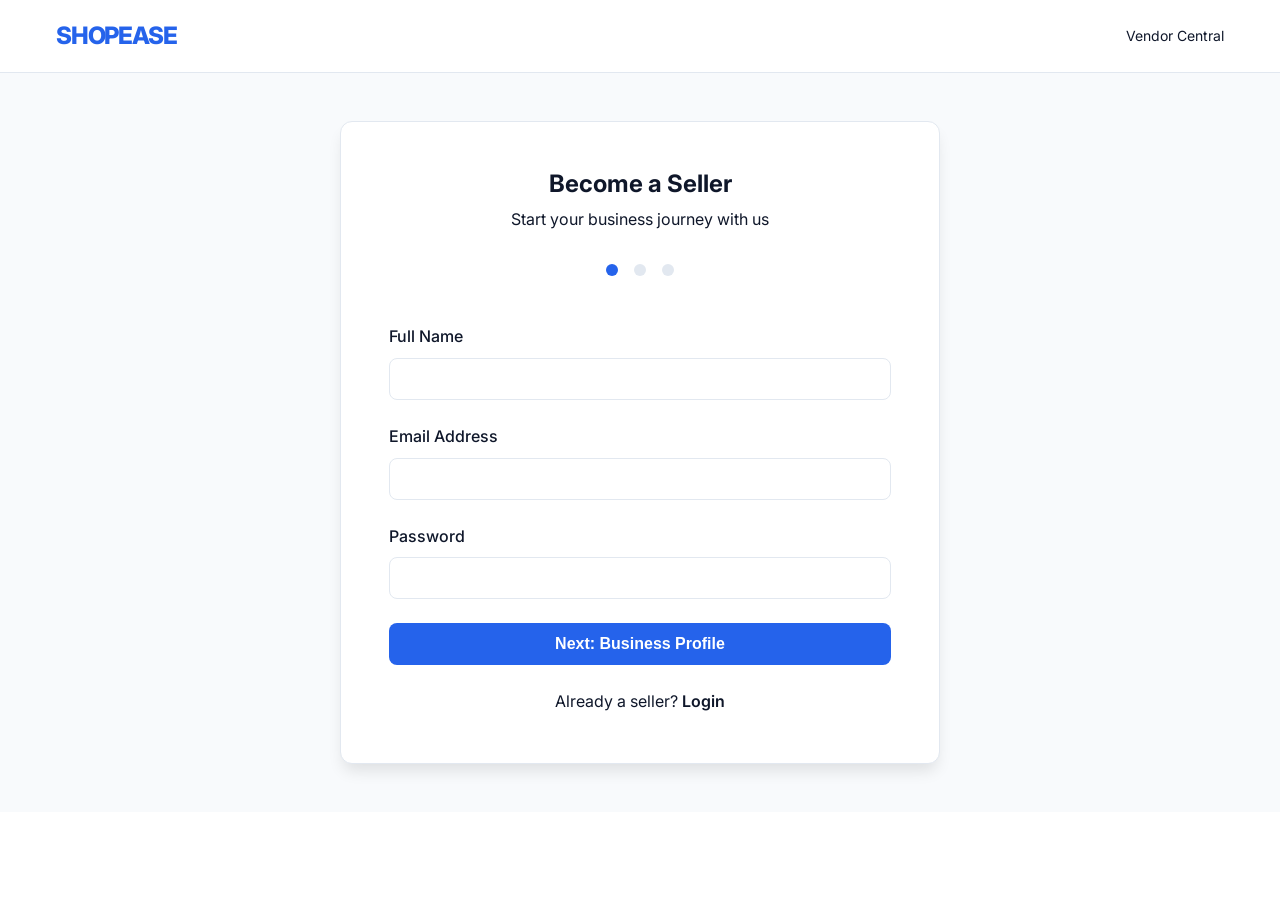
<file: vendor-register.html>
<!DOCTYPE html>
<html lang="en">
<head>
    <meta charset="UTF-8">
    <meta name="viewport" content="width=device-width, initial-scale=1.0">
    <title>Vendor Registration - ShopEase</title>
    <link rel="stylesheet" href="index.css">
    <link href="https://fonts.googleapis.com/css2?family=Inter:wght@400;500;600;700&display=swap" rel="stylesheet">
    <link rel="icon" type="image/svg+xml" href="data:image/svg+xml,%3Csvg xmlns='http://www.w3.org/2000/svg' viewBox='0 0 64 64'%3E%3Ctext x='50%25' y='55%25' dominant-baseline='middle' text-anchor='middle' font-family='Arial, sans-serif' font-weight='bold' font-size='40' fill='%232563eb'%3ESE%3C/text%3E%3C/svg%3E">
</head>
<body>
    <!-- Navigation -->
    <nav class="navbar">
        <div class="container nav-content">
            <a href="index.html" class="logo">ShopEase</a>
            <div class="nav-links">
                <span class="text-sm text-muted">Vendor Central</span>
            </div>
        </div>
    </nav>

    <div class="auth-container">
        <div class="auth-card" style="max-width: 600px;">
            <div class="text-center" style="margin-bottom: var(--spacing-lg);">
                <h2>Become a Seller</h2>
                <p class="text-muted">Start your business journey with us</p>
            </div>

            <div class="steps-indicator">
                <div class="step-dot active" id="dot-1"></div>
                <div class="step-dot" id="dot-2"></div>
                <div class="step-dot" id="dot-3"></div>
            </div>

            <form id="vendorForm" onsubmit="return handleRegister(event)">
                <!-- Step 1: Account Info -->
                <div id="step-1" class="step-content fade-in-up">
                    <div class="form-group">
                        <label class="form-label" for="fullname">Full Name</label>
                        <input type="text" id="fullname" class="form-input" required>
                    </div>
                    <div class="form-group">
                        <label class="form-label" for="email">Email Address</label>
                        <input type="email" id="email" class="form-input" required>
                    </div>
                    <div class="form-group">
                        <label class="form-label" for="password">Password</label>
                        <input type="password" id="password" class="form-input" required>
                    </div>
                    <button type="button" class="btn btn-primary" style="width: 100%" onclick="nextStep(2)">Next: Business Profile</button>
                    <div class="text-center" style="margin-top: var(--spacing-md);">
                        <span class="text-muted">Already a seller?</span> <a href="login.html" class="text-primary" style="font-weight: 600;">Login</a>
                    </div>
                </div>

                <!-- Step 2: Business Profile -->
                <div id="step-2" class="step-content fade-in-up" style="display: none;">
                    <button type="button" class="btn btn-outline btn-sm" onclick="prevStep(1)" style="margin-bottom: var(--spacing-md);">← Back</button>
                    
                    <div class="form-group">
                        <label class="form-label" for="shopname">Shop Name</label>
                        <input type="text" id="shopname" class="form-input" required placeholder="e.g. My Awesome Store">
                    </div>
                    
                    <div class="form-group">
                        <label class="form-label" for="shopdesc">Shop Description</label>
                        <textarea id="shopdesc" class="form-input" rows="3" placeholder="Tell us about your store..."></textarea>
                    </div>

                    <div class="form-group">
                        <label class="form-label">Product Categories</label>
                        <p class="text-xs text-muted" style="margin-bottom: 0.5rem;">Select all that apply</p>
                        <div class="category-pills" id="categorySelection">
                            <span class="category-pill" onclick="toggleCategory(this, 'Electronics')">Electronics</span>
                            <span class="category-pill" onclick="toggleCategory(this, 'Fashion')">Fashion</span>
                            <span class="category-pill" onclick="toggleCategory(this, 'Home & Living')">Home & Living</span>
                            <span class="category-pill" onclick="toggleCategory(this, 'Beauty')">Beauty</span>
                            <span class="category-pill" onclick="toggleCategory(this, 'Sports')">Sports</span>
                        </div>
                    </div>

                    <button type="button" class="btn btn-primary" style="width: 100%" onclick="nextStep(3)">Next: Verification</button>
                </div>

                <!-- Step 3: Documents -->
                <div id="step-3" class="step-content fade-in-up" style="display: none;">
                    <button type="button" class="btn btn-outline btn-sm" onclick="prevStep(2)" style="margin-bottom: var(--spacing-md);">← Back</button>
                    
                    <div class="form-group">
                        <label class="form-label">Business Registration</label>
                        <div class="file-upload-zone" onclick="document.getElementById('doc-reg').click()">
                            <div class="file-upload-icon">📄</div>
                            <p>Click to upload Certificate</p>
                            <span class="text-xs text-muted">PDF or JPG up to 5MB</span>
                        </div>
                        <input type="file" id="doc-reg" class="sr-only" onchange="handleFileSelect(this, 'reg-preview')">
                        <div id="reg-preview" class="doc-item" style="display: none; margin-top: 0.5rem;"></div>
                    </div>

                    <div class="form-group">
                        <label class="form-label">Tax ID / TIN</label>
                        <input type="text" class="form-input" placeholder="Enter Tax Identification Number">
                    </div>

                    <div class="form-group">
                        <label class="form-label">ID Verification</label>
                        <div class="file-upload-zone" onclick="document.getElementById('doc-id').click()">
                            <div class="file-upload-icon">🆔</div>
                            <p>Upload National ID / Passport</p>
                        </div>
                        <input type="file" id="doc-id" class="sr-only" onchange="handleFileSelect(this, 'id-preview')">
                        <div id="id-preview" class="doc-item" style="display: none; margin-top: 0.5rem;"></div>
                    </div>

                    <button type="submit" class="btn btn-primary" style="width: 100%">Submit & Create Store</button>
                </div>
            </form>
        </div>
    </div>

    <script>
        let currentStep = 1;
        
        function nextStep(step) {
            // Simple validation could go here
            if (step === 2) {
                const name = document.getElementById('fullname').value;
                if (!name) return alert('Please enter your name');
            }
            
            showStep(step);
        }

        function prevStep(step) {
            showStep(step);
        }

        function showStep(step) {
            // Hide all steps
            document.querySelectorAll('.step-content').forEach(el => el.style.display = 'none');
            // Show target step
            document.getElementById(`step-${step}`).style.display = 'block';
            
            // Update dots
            document.querySelectorAll('.step-dot').forEach((el, index) => {
                if (index + 1 === step) el.classList.add('active');
                else el.classList.remove('active');
            });

            currentStep = step;
        }

        function toggleCategory(element, category) {
            element.classList.toggle('selected');
        }

        function handleFileSelect(input, previewId) {
            if (input.files && input.files[0]) {
                const file = input.files[0];
                const previewEl = document.getElementById(previewId);
                previewEl.style.display = 'flex';
                previewEl.innerHTML = `
                    <span class="doc-name">${file.name}</span>
                    <span class="doc-status text-success">✓ Selected</span>
                `;
            }
        }

        function handleRegister(e) {
            e.preventDefault();
            // Simulate API call
            const btn = e.target.querySelector('button[type="submit"]');
            const originalText = btn.innerText;
            btn.innerText = 'Creating Account...';
            btn.disabled = true;

            setTimeout(() => {
                // Save dummy state (optional)
                localStorage.setItem('vendorStatus', 'pending');
                window.location.href = 'vendor-onboarding.html';
            }, 1500);
            
            return false;
        }
    </script>
</body>
</html>
</file>
<file: index.css>
/* Google Fonts Import */
@import url('https://fonts.googleapis.com/css2?family=Inter:wght@400;500;600;700&display=swap');

:root {
    /* Colors */
    --primary: #2563eb;
    --primary-dark: #1d4ed8;
    --secondary: #64748b;
    --accent: #f59e0b;
    --background: #ffffff;
    --surface: #f8fafc;
    --text-main: #0f172a;
    --text-muted: #64748b;
    --border: #e2e8f0;
    --danger: #ef4444;
    --success: #22c55e;

    /* Spacing */
    --spacing-xs: 0.5rem;
    /* 8px */
    --spacing-sm: 1rem;
    /* 16px */
    --spacing-md: 1.5rem;
    /* 24px */
    --spacing-lg: 2rem;
    /* 32px */
    --spacing-xl: 3rem;
    /* 48px */

    /* Typography */
    --font-heading: 'Inter', sans-serif;
    --font-body: 'Inter', sans-serif;

    /* Shadows */
    --shadow-sm: 0 1px 2px 0 rgb(0 0 0 / 0.05);
    --shadow-md: 0 4px 6px -1px rgb(0 0 0 / 0.1);
    --shadow-lg: 0 10px 15px -3px rgb(0 0 0 / 0.1);

    /* Border Radius */
    --radius-sm: 0.375rem;
    --radius-md: 0.5rem;
    --radius-lg: 0.75rem;
    --radius-full: 9999px;
}

/* Reset & Base Styles */
* {
    margin: 0;
    padding: 0;
    box-sizing: border-box;
}

body {
    font-family: var(--font-body);
    background-color: var(--background);
    color: var(--text-main);
    line-height: 1.6;
    -webkit-font-smoothing: antialiased;
}

a {
    text-decoration: none;
    color: inherit;
    transition: color 0.2s;
}

ul {
    list-style: none;
}

img {
    max-width: 100%;
    height: auto;
    display: block;
}

h1,
h2,
h3,
h4,
h5,
h6 {
    font-family: var(--font-heading);
    font-weight: 700;
    line-height: 1.2;
    margin-bottom: var(--spacing-xs);
}

/* Utility Classes */
.container {
    width: 100%;
    max-width: 1200px;
    margin: 0 auto;
    padding: 0 var(--spacing-sm);
}

.flex {
    display: flex;
}

.flex-col {
    flex-direction: column;
}

.items-center {
    align-items: center;
}

.justify-between {
    justify-content: space-between;
}

.justify-center {
    justify-content: center;
}

.gap-sm {
    gap: var(--spacing-sm);
}

.gap-md {
    gap: var(--spacing-md);
}

.gap-xl {
    gap: var(--spacing-xl);
}

.grid {
    display: grid;
    gap: var(--spacing-md);
}

.grid-cols-2 {
    grid-template-columns: repeat(2, 1fr);
}

.grid-cols-3 {
    grid-template-columns: repeat(3, 1fr);
}

.grid-cols-4 {
    grid-template-columns: repeat(4, 1fr);
}

.text-center {
    text-align: center;
}

.sr-only {
    position: absolute;
    width: 1px;
    height: 1px;
    padding: 0;
    margin: -1px;
    overflow: hidden;
    clip: rect(0, 0, 0, 0);
    white-space: nowrap;
    border-width: 0;
}

/* Components */

/* Buttons */
.btn {
    display: inline-flex;
    align-items: center;
    justify-content: center;
    padding: 0.75rem 1.5rem;
    border-radius: var(--radius-md);
    font-weight: 600;
    cursor: pointer;
    transition: all 0.2s;
    border: none;
    font-size: 1rem;
}

.btn-primary {
    background-color: var(--primary);
    color: white;
}

.btn-primary:hover {
    background-color: var(--primary-dark);
}

.btn-outline {
    background-color: transparent;
    border: 2px solid var(--border);
    color: var(--text-main);
}

.btn-outline:hover {
    border-color: var(--text-main);
    background-color: var(--surface);
}

.btn-sm {
    padding: 0.5rem 1rem;
    font-size: 0.875rem;
}

/* Navbar */
.navbar {
    border-bottom: 1px solid var(--border);
    background-color: rgba(255, 255, 255, 0.9);
    backdrop-filter: blur(10px);
    position: sticky;
    top: 0;
    z-index: 100;
}

.nav-content {
    height: 4.5rem;
    display: flex;
    align-items: center;
    justify-content: space-between;
}

.logo {
    font-size: 1.5rem;
    font-weight: 800;
    color: var(--primary);
    text-transform: uppercase;
    letter-spacing: -0.05em;
}

.nav-links {
    display: flex;
    gap: var(--spacing-lg);
}

.nav-link {
    font-weight: 500;
    color: var(--text-muted);
}

.nav-link:hover,
.nav-link.active {
    color: var(--primary);
}

.nav-actions {
    display: flex;
    gap: var(--spacing-sm);
    align-items: center;
}

.cart-icon {
    position: relative;
    padding: 0.5rem;
    color: var(--text-main);
}

.cart-count {
    position: absolute;
    top: 0;
    right: 0;
    background-color: var(--danger);
    color: white;
    font-size: 0.75rem;
    width: 1.25rem;
    height: 1.25rem;
    border-radius: 50%;
    display: flex;
    align-items: center;
    justify-content: center;
    font-weight: 700;
}

/* Footer */
.footer {
    background-color: var(--surface);
    padding: var(--spacing-xl) 0;
    border-top: 1px solid var(--border);
    margin-top: var(--spacing-xl);
}

.footer-content {
    display: grid;
    grid-template-columns: repeat(auto-fit, minmax(200px, 1fr));
    gap: var(--spacing-xl);
}

.footer-col h3 {
    font-size: 1rem;
    margin-bottom: var(--spacing-sm);
}

.footer-col ul li {
    margin-bottom: var(--spacing-xs);
}

.footer-col a {
    color: var(--text-muted);
}

.footer-col a:hover {
    color: var(--primary);
}

.footer-bottom {
    margin-top: var(--spacing-xl);
    padding-top: var(--spacing-md);
    border-top: 1px solid var(--border);
    text-align: center;
    color: var(--text-muted);
    font-size: 0.875rem;
}

/* Badge (for New/Sale) */
.badge {
    padding: 0.25rem 0.5rem;
    border-radius: var(--radius-sm);
    font-size: 0.75rem;
    font-weight: 700;
    text-transform: uppercase;
}

.badge-new {
    background-color: var(--accent);
    color: white;
}

.badge-sale {
    background-color: var(--danger);
    color: white;
}

/* Form Elements */
.form-group {
    margin-bottom: var(--spacing-md);
}

.form-label {
    display: block;
    margin-bottom: var(--spacing-xs);
    font-weight: 500;
}

.form-input {
    width: 100%;
    padding: 0.75rem;
    border: 1px solid var(--border);
    border-radius: var(--radius-md);
    font-family: inherit;
    transition: box-shadow 0.2s, border-color 0.2s;
}

.form-input:focus {
    outline: none;
    border-color: var(--primary);
    box-shadow: 0 0 0 3px rgba(37, 99, 235, 0.1);
}

/* Sections */
section {
    padding: var(--spacing-xl) 0;
}

.section-title {
    font-size: 2rem;
    text-align: center;
    margin-bottom: var(--spacing-lg);
}


/* Hero Section */
.hero {
    position: relative;
    height: 500px;
    background-color: var(--surface);
    display: flex;
    align-items: center;
    overflow: hidden;
}

.hero-content {
    position: relative;
    z-index: 10;
    width: 50%;
}

.hero h1 {
    font-size: 3rem;
    margin-bottom: var(--spacing-sm);
    color: var(--text-main);
}

.hero p {
    font-size: 1.125rem;
    color: var(--text-muted);
    margin-bottom: var(--spacing-md);
    max-width: 400px;
}

.hero-image {
    position: absolute;
    right: 0;
    top: 0;
    height: 100%;
    width: 50%;
    object-fit: cover;
}

/* Product Cards */
.product-card {
    background-color: white;
    border: 1px solid var(--border);
    border-radius: var(--radius-md);
    overflow: hidden;
    transition: transform 0.2s, box-shadow 0.2s;
}

.product-card:hover {
    transform: translateY(-4px);
    box-shadow: var(--shadow-md);
}

.product-image {
    width: 100%;
    aspect-ratio: 1 / 1;
    object-fit: cover;
    background-color: var(--surface);
}

.product-info {
    padding: var(--spacing-sm);
}

.product-category {
    font-size: 0.75rem;
    text-transform: uppercase;
    color: var(--text-muted);
    margin-bottom: var(--spacing-xs);
    font-weight: 600;
}

.product-title {
    font-size: 1rem;
    font-weight: 600;
    margin-bottom: 0.25rem;
}

.product-title a {
    color: var(--text-main);
}

.product-title a:hover {
    color: var(--primary);
}

.product-price {
    font-weight: 700;
    color: var(--text-main);
    font-size: 1.125rem;
}

.product-rating {
    display: flex;
    align-items: center;
    gap: 0.25rem;
    color: var(--accent);
    font-size: 0.875rem;
    margin-top: 0.25rem;
}

/* Responsive */
@media (max-width: 768px) {
    .nav-links {
        display: none;
        /* Mobile menu placeholder */
    }

    /* Hero Section Fixes */
    .hero {
        height: auto;
        padding: 0 0 var(--spacing-xl) 0;
        flex-direction: column-reverse;
        /* Image on top */
    }

    .hero-image {
        position: static;
        width: 100%;
        height: 300px;
        margin-bottom: var(--spacing-md);
        margin-top: 0;
    }

    .hero-content {
        width: 100%;
        padding: 0 var(--spacing-sm);
        text-align: center;
    }

    .hero h1 {
        font-size: 2.25rem;
    }

    .hero p {
        margin-left: auto;
        margin-right: auto;
    }

    .hero .btn {
        padding: 0.6rem 1.2rem;
        /* Smaller button on tablet/mobile */
        font-size: 0.9rem;
        width: 100%;
        /* Full width button on mobile for better touch target */
        max-width: 300px;
        margin: 0 auto;
        /* Center button */
    }

    /* Grid Adjustments */
    .grid-cols-4,
    .grid-cols-3 {
        grid-template-columns: repeat(2, 1fr);
    }

    /* Footer Fix */
    .footer-content {
        gap: var(--spacing-lg);
    }
}

@media (max-width: 480px) {
    .grid-cols-2 {
        grid-template-columns: 1fr;
    }
}

/* Category Cards */
.category-card {
    position: relative;
    border-radius: var(--radius-md);
    overflow: hidden;
    aspect-ratio: 16/9;
    box-shadow: var(--shadow-sm);
    transition: transform 0.3s;
}

.category-card:hover {
    transform: scale(1.02);
}

.category-card img {
    width: 100%;
    height: 100%;
    object-fit: cover;
    transition: transform 0.3s;
}

.category-card:hover img {
    transform: scale(1.1);
}

.category-overlay {
    position: absolute;
    inset: 0;
    background: linear-gradient(to top, rgba(0, 0, 0, 0.7), transparent);
    display: flex;
    align-items: flex-end;
    padding: var(--spacing-md);
}

.category-overlay h3 {
    color: white;
    font-size: 1.25rem;
    margin: 0;
    text-shadow: 0 2px 4px rgba(0, 0, 0, 0.3);
}

/* Flash Sales Section */
.flash-sales {
    background: linear-gradient(135deg, #ef4444 0%, #f97316 100%);
    padding: var(--spacing-lg) 0;
    border-radius: 0;
    margin: var(--spacing-xl) 0;
}

.flash-header {
    margin-bottom: var(--spacing-md);
}

.flash-header h2 {
    color: white;
    font-size: 1.5rem;
}

.countdown {
    background: rgba(255, 255, 255, 0.2);
    color: white;
    padding: 0.25rem 0.75rem;
    border-radius: var(--radius-sm);
    font-weight: 700;
    font-variant-numeric: tabular-nums;
}

.text-white {
    color: white;
}

.text-danger {
    color: var(--danger);
}

.text-sm {
    font-size: 0.875rem;
}

.text-xs {
    font-size: 0.75rem;
}

.text-through {
    text-decoration: line-through;
}

.margin-0 {
    margin: 0;
}

.bg-surface {
    background-color: var(--surface);
}

/* Stock Bar */
.stock-bar {
    width: 100%;
    height: 6px;
    background-color: var(--border);
    border-radius: var(--radius-full);
    margin: var(--spacing-xs) 0;
    overflow: hidden;
}

.stock-fill {
    height: 100%;
    background-color: var(--warning, #f59e0b);
    border-radius: var(--radius-full);
}

/* Benefits Section */
.benefits {
    padding: var(--spacing-xl) 0;
}

.benefit-item {
    padding: var(--spacing-md);
    background: white;
    border-radius: var(--radius-md);
    border: 1px solid var(--border);
    transition: transform 0.2s;
}

.benefit-item:hover {
    transform: translateY(-2px);
    box-shadow: var(--shadow-sm);
}

.benefit-icon {
    font-size: 2rem;
    margin-bottom: var(--spacing-sm);
}

.product-image-wrapper {
    position: relative;
    overflow: hidden;
}

/* Sidebar & Filters */
.filter-group {
    margin-bottom: var(--spacing-lg);
    padding-bottom: var(--spacing-md);
    border-bottom: 1px solid var(--border);
}

.filter-group:last-child {
    border-bottom: none;
}

.filter-group h3 {
    font-size: 1rem;
    margin-bottom: var(--spacing-sm);
}

.filter-group ul li {
    margin-bottom: 0.5rem;
}

.filter-group label {
    display: flex;
    align-items: center;
    gap: 0.5rem;
    cursor: pointer;
    font-size: 0.875rem;
    color: var(--text-muted);
}

.filter-group label:hover {
    color: var(--primary);
}

.gap-lg {
    gap: var(--spacing-lg);
}

@media (max-width: 768px) {
    .container.flex {
        flex-direction: column;
    }

    .sidebar {
        width: 100% !important;
        margin-bottom: var(--spacing-lg);
    }

    @media (max-width: 480px) {

        .grid-cols-4,
        .grid-cols-3,
        .grid-cols-2 {
            grid-template-columns: 1fr;
        }
    }
}

/* Auth Pages */
.auth-container {
    display: flex;
    justify-content: center;
    align-items: center;
    min-height: calc(100vh - 4.5rem - 300px);
    /* Adjust based on navbar/footer */
    padding: var(--spacing-xl) var(--spacing-sm);
    background-color: var(--surface);
}

.auth-card {
    background: white;
    padding: var(--spacing-xl);
    border-radius: var(--radius-lg);
    box-shadow: var(--shadow-lg);
    width: 100%;
    max-width: 400px;
    border: 1px solid var(--border);
}

@media (max-width: 480px) {
    .auth-card {
        padding: var(--spacing-md);
    }

    .auth-container {
        padding: var(--spacing-md) var(--spacing-sm);
    }
}

/* Animations */
@keyframes fadeInUp {
    from {
        opacity: 0;
        transform: translateY(20px);
    }

    to {
        opacity: 1;
        transform: translateY(0);
    }
}

.fade-in-up {
    animation: fadeInUp 0.5s ease-out forwards;
}

/* Form Enhancements for Animation */
.form-group {
    opacity: 0;
    animation: fadeInUp 0.5s ease-out forwards;
}

.form-group:nth-child(1) {
    animation-delay: 0.1s;
}

.form-group:nth-child(2) {
    animation-delay: 0.2s;
}

/* Button Hover Animation */
.btn:hover {
    transform: translateY(-2px);
    box-shadow: var(--shadow-sm);
}

.btn:active {
    transform: translateY(0);
}

/* Vendor Registration & Onboarding Styles */

/* File Upload Zone */
.file-upload-zone {
    border: 2px dashed var(--border);
    border-radius: var(--radius-md);
    padding: var(--spacing-lg);
    text-align: center;
    cursor: pointer;
    transition: all 0.2s;
    background-color: var(--surface);
}

.file-upload-zone:hover {
    border-color: var(--primary);
    background-color: rgba(37, 99, 235, 0.05);
}

.file-upload-icon {
    font-size: 2rem;
    color: var(--text-muted);
    margin-bottom: var(--spacing-sm);
}

/* Progress Bar */
.progress-container {
    background-color: var(--border);
    height: 8px;
    border-radius: var(--radius-full);
    overflow: hidden;
    margin: var(--spacing-sm) 0;
}

.progress-bar {
    height: 100%;
    background-color: var(--success);
    transition: width 0.3s ease;
}

/* Checklist Items */
.checklist-grid {
    display: grid;
    grid-template-columns: repeat(auto-fill, minmax(280px, 1fr));
    /* Reduced min-width */
    gap: var(--spacing-md);
    margin-top: var(--spacing-md);
}

@media (max-width: 480px) {
    .checklist-grid {
        grid-template-columns: 1fr;
    }
}

.checklist-card {
    background: white;
    padding: var(--spacing-md);
    border: 1px solid var(--border);
    border-radius: var(--radius-md);
    display: flex;
    align-items: flex-start;
    gap: var(--spacing-md);
    transition: all 0.2s;
    cursor: pointer;
}

.checklist-card:hover {
    box-shadow: var(--shadow-md);
    border-color: var(--primary);
}

.checklist-card.completed {
    border-color: var(--success);
    background-color: rgba(34, 197, 94, 0.05);
}

.checklist-icon {
    font-size: 1.5rem;
    color: var(--text-muted);
}

.checklist-card.completed .checklist-icon {
    color: var(--success);
}

/* Multi-select Category Pills */
.category-pills {
    display: flex;
    flex-wrap: wrap;
    gap: var(--spacing-sm);
    margin-top: var(--spacing-xs);
}

.category-pill {
    padding: 0.5rem 1rem;
    border-radius: var(--radius-full);
    border: 1px solid var(--border);
    background-color: white;
    cursor: pointer;
    font-size: 0.875rem;
    transition: all 0.2s;
}

.category-pill:hover {
    border-color: var(--primary);
}

.category-pill.selected {
    background-color: var(--primary);
    color: white;
    border-color: var(--primary);
}

/* Step Indicator (for Registration) */
.steps-indicator {
    display: flex;
    justify-content: center;
    gap: var(--spacing-sm);
    margin-bottom: var(--spacing-xl);
}

.step-dot {
    width: 12px;
    height: 12px;
    border-radius: 50%;
    background-color: var(--border);
    transition: background-color 0.3s;
}

.step-dot.active {
    background-color: var(--primary);
}

/* Document List */
.doc-item {
    display: flex;
    align-items: center;
    justify-content: space-between;
    padding: var(--spacing-sm);
    background: var(--surface);
    border-radius: var(--radius-sm);
    margin-bottom: var(--spacing-xs);
}

.doc-name {
    font-size: 0.875rem;
    font-weight: 500;
}

.doc-status {
    font-size: 0.75rem;
    color: var(--text-muted);
}
</file>
